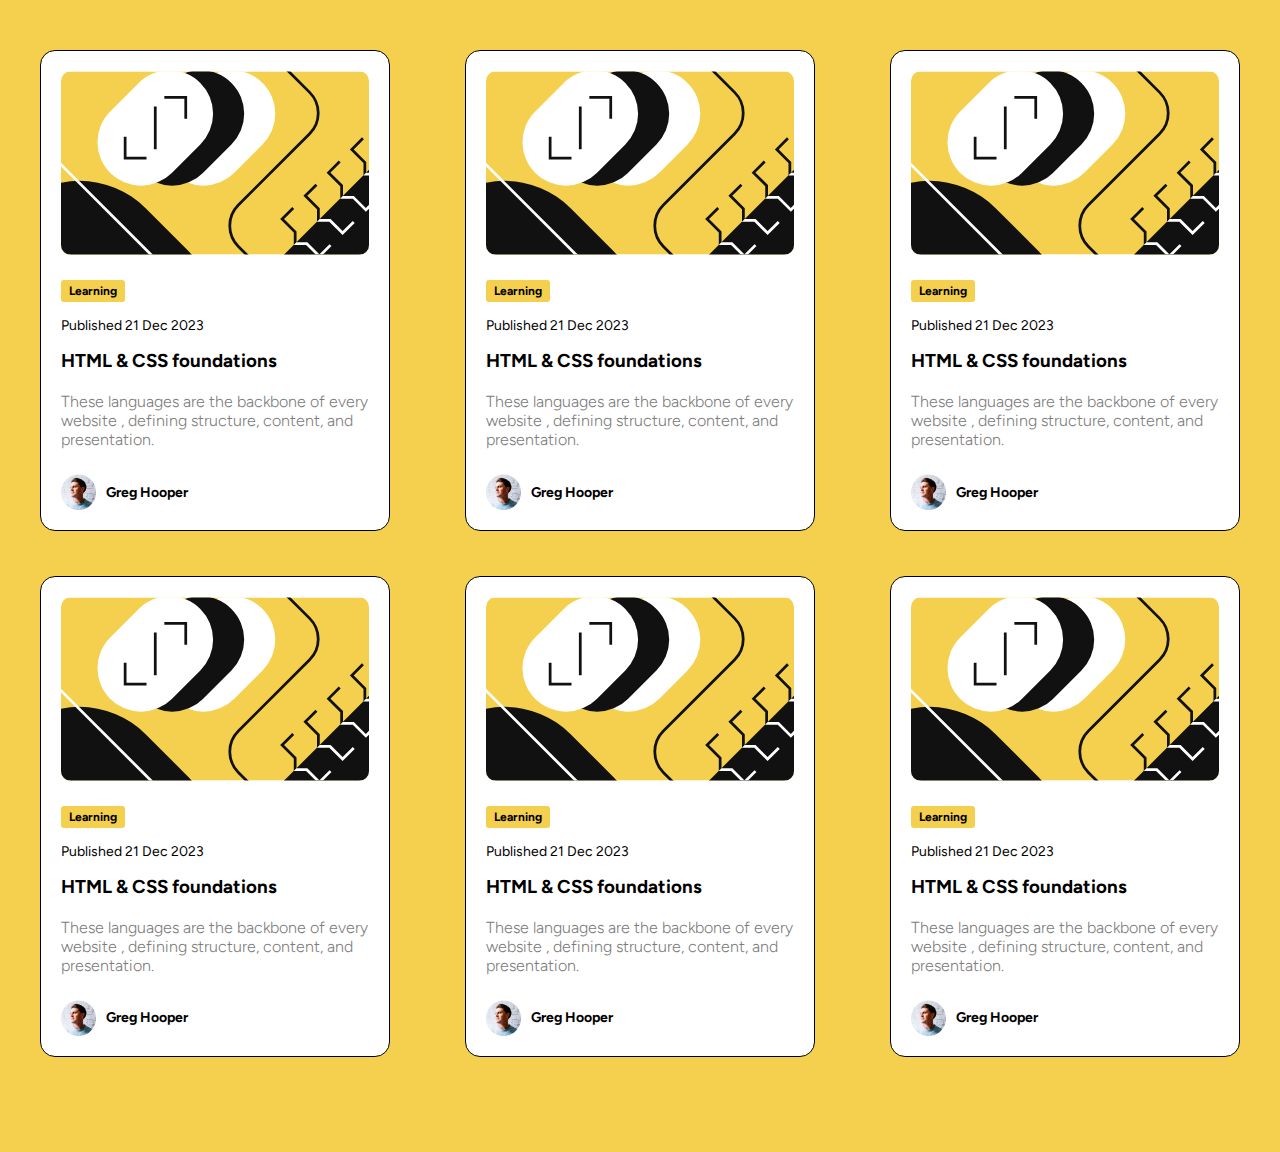
<file: blog-preview-card/index.html>
<!DOCTYPE html>
<html lang="en">
  <head>
    <meta charset="UTF-8" />
    <meta name="viewport" content="width=device-width, initial-scale=1.0" />
    <title>Blog preview card</title>

    <link rel="stylesheet" href="style.css" />

    <link rel="preconnect" href="https://fonts.googleapis.com" />
    <link rel="preconnect" href="https://fonts.gstatic.com" crossorigin />
    <link
      href="https://fonts.googleapis.com/css2?family=Figtree:wght@300;400;500;700&display=swap"
      rel="stylesheet"
    />
  </head>
  <body>
    <div class="container">
      <section class="publications">
        <article class="card card__mb">
          <img src="images/illustration.svg" class="card__image" />

          <ul class="card__list">
            <li class="card__list-item">Learning</li>
          </ul>

          <p class="card__date">Published 21 Dec 2023</p>

          <h3 class="card__heading">HTML & CSS foundations</h3>
          <p class="card__description">
            These languages are the backbone of every website , defining
            structure, content, and presentation.
          </p>

          <div class="card__author">
            <img
              src="images/avatar.webp"
              alt="Author of the publication"
              class="card__author-img"
            />
            <strong class="card__author-name">Greg Hooper</strong>
          </div>
        </article>

        <article class="card card__mb">
          <img src="images/illustration.svg" class="card__image" />

          <ul class="card__list">
            <li class="card__list-item">Learning</li>
          </ul>

          <p class="card__date">Published 21 Dec 2023</p>

          <h3 class="card__heading">HTML & CSS foundations</h3>
          <p class="card__description">
            These languages are the backbone of every website , defining
            structure, content, and presentation.
          </p>

          <div class="card__author">
            <img
              src="images/avatar.webp"
              alt="Author of the publication"
              class="card__author-img"
            />
            <strong class="card__author-name">Greg Hooper</strong>
          </div>
        </article>

        <article class="card card__mb">
          <img src="images/illustration.svg" class="card__image" />

          <ul class="card__list">
            <li class="card__list-item">Learning</li>
          </ul>

          <p class="card__date">Published 21 Dec 2023</p>

          <h3 class="card__heading">HTML & CSS foundations</h3>
          <p class="card__description">
            These languages are the backbone of every website , defining
            structure, content, and presentation.
          </p>

          <div class="card__author">
            <img
              src="images/avatar.webp"
              alt="Author of the publication"
              class="card__author-img"
            />
            <strong class="card__author-name">Greg Hooper</strong>
          </div>
        </article>

        <article class="card card__mb">
          <img src="images/illustration.svg" class="card__image" />

          <ul class="card__list">
            <li class="card__list-item">Learning</li>
          </ul>

          <p class="card__date">Published 21 Dec 2023</p>

          <h3 class="card__heading">HTML & CSS foundations</h3>
          <p class="card__description">
            These languages are the backbone of every website , defining
            structure, content, and presentation.
          </p>

          <div class="card__author">
            <img
              src="images/avatar.webp"
              alt="Author of the publication"
              class="card__author-img"
            />
            <strong class="card__author-name">Greg Hooper</strong>
          </div>
        </article>

        <article class="card card__mb">
          <img src="images/illustration.svg" class="card__image" />

          <ul class="card__list">
            <li class="card__list-item">Learning</li>
          </ul>

          <p class="card__date">Published 21 Dec 2023</p>

          <h3 class="card__heading">HTML & CSS foundations</h3>
          <p class="card__description">
            These languages are the backbone of every website , defining
            structure, content, and presentation.
          </p>

          <div class="card__author">
            <img
              src="images/avatar.webp"
              alt="Author of the publication"
              class="card__author-img"
            />
            <strong class="card__author-name">Greg Hooper</strong>
          </div>
        </article>

        <article class="card card__mb">
          <img src="images/illustration.svg" class="card__image" />

          <ul class="card__list">
            <li class="card__list-item">Learning</li>
          </ul>

          <p class="card__date">Published 21 Dec 2023</p>

          <h3 class="card__heading">HTML & CSS foundations</h3>
          <p class="card__description">
            These languages are the backbone of every website , defining
            structure, content, and presentation.
          </p>

          <div class="card__author">
            <img
              src="images/avatar.webp"
              alt="Author of the publication"
              class="card__author-img"
            />
            <strong class="card__author-name">Greg Hooper</strong>
          </div>
        </article>
      </section>
    </div>
  </body>
</html>
</file>
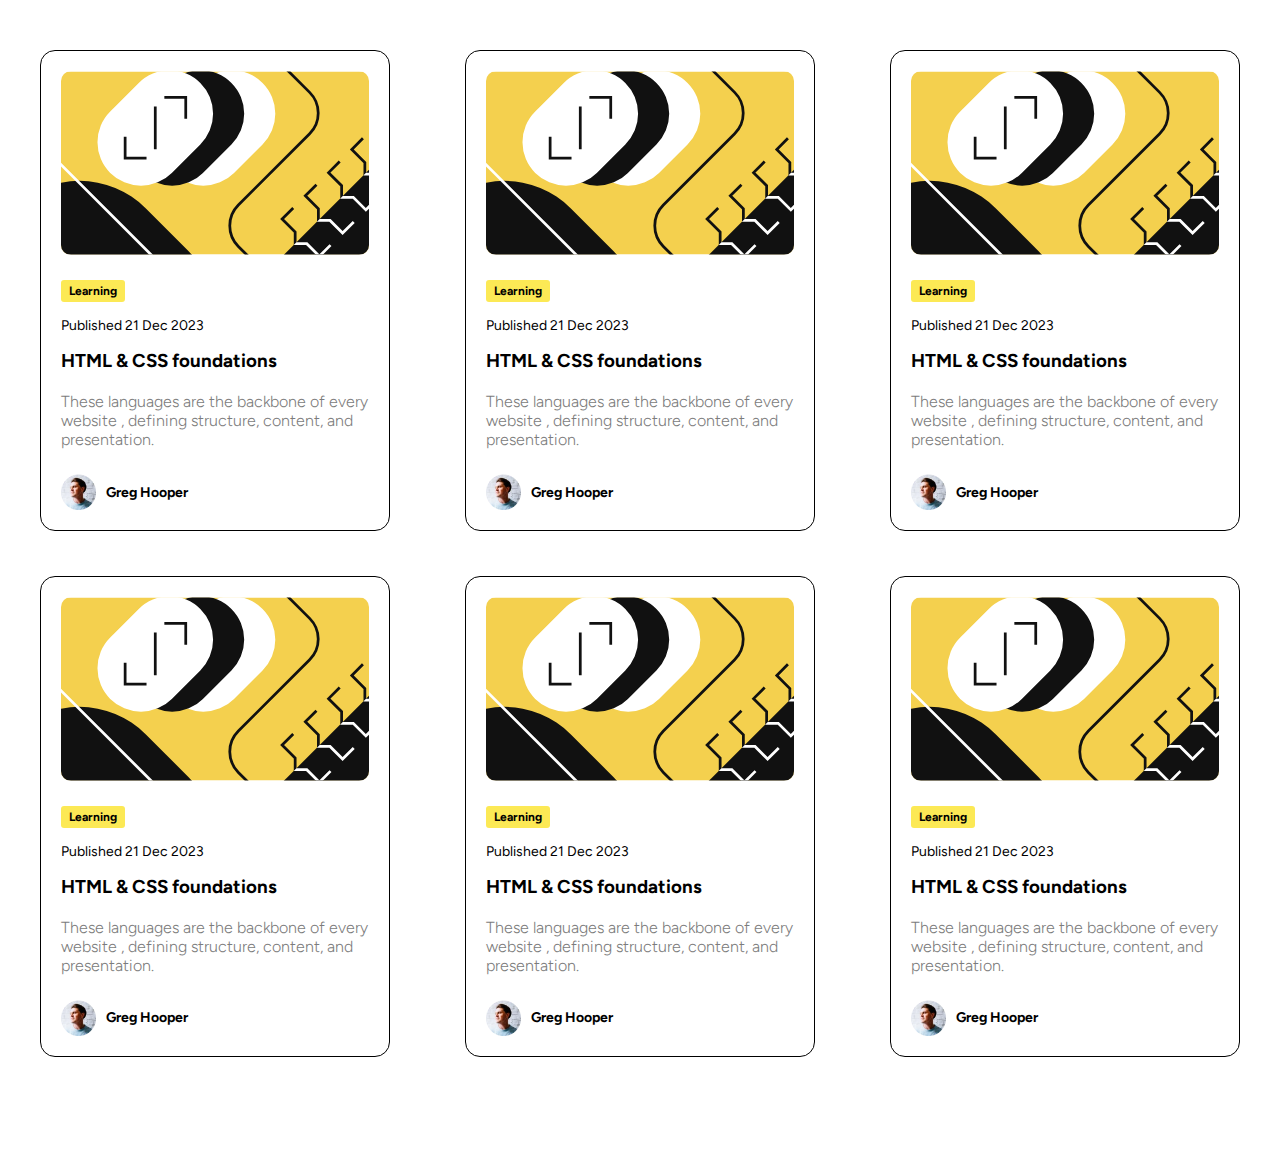
<file: project-1/index.html>
<!DOCTYPE html>
<html lang="en">
  <head>
    <meta charset="UTF-8" />
    <meta name="viewport" content="width=device-width, initial-scale=1.0" />
    <title>Project-1</title>

    <link rel="stylesheet" href="style.css" />

    <link rel="preconnect" href="https://fonts.googleapis.com" />
    <link rel="preconnect" href="https://fonts.gstatic.com" crossorigin />
    <link
      href="https://fonts.googleapis.com/css2?family=Figtree:wght@300;400;500;700&display=swap"
      rel="stylesheet"
    />
  </head>
  <body>
    <div class="container">
      <section class="publications">
        <article class="card card__mb">
          <img src="images/illustration.svg" class="card__image" />

          <ul class="card__list">
            <li class="card__list-item">Learning</li>
          </ul>

          <p class="card__date">Published 21 Dec 2023</p>

          <h3 class="card__heading">HTML & CSS foundations</h3>
          <p class="card__description">
            These languages are the backbone of every website , defining
            structure, content, and presentation.
          </p>

          <div class="card__author">
            <img
              src="images/avatar.webp"
              alt="Author of the publication"
              class="card__author-img"
            />
            <strong class="card__author-name">Greg Hooper</strong>
          </div>
        </article>

        <article class="card card__mb">
          <img src="images/illustration.svg" class="card__image" />

          <ul class="card__list">
            <li class="card__list-item">Learning</li>
          </ul>

          <p class="card__date">Published 21 Dec 2023</p>

          <h3 class="card__heading">HTML & CSS foundations</h3>
          <p class="card__description">
            These languages are the backbone of every website , defining
            structure, content, and presentation.
          </p>

          <div class="card__author">
            <img
              src="images/avatar.webp"
              alt="Author of the publication"
              class="card__author-img"
            />
            <strong class="card__author-name">Greg Hooper</strong>
          </div>
        </article>

        <article class="card card__mb">
          <img src="images/illustration.svg" class="card__image" />

          <ul class="card__list">
            <li class="card__list-item">Learning</li>
          </ul>

          <p class="card__date">Published 21 Dec 2023</p>

          <h3 class="card__heading">HTML & CSS foundations</h3>
          <p class="card__description">
            These languages are the backbone of every website , defining
            structure, content, and presentation.
          </p>

          <div class="card__author">
            <img
              src="images/avatar.webp"
              alt="Author of the publication"
              class="card__author-img"
            />
            <strong class="card__author-name">Greg Hooper</strong>
          </div>
        </article>

        <article class="card card__mb">
          <img src="images/illustration.svg" class="card__image" />

          <ul class="card__list">
            <li class="card__list-item">Learning</li>
          </ul>

          <p class="card__date">Published 21 Dec 2023</p>

          <h3 class="card__heading">HTML & CSS foundations</h3>
          <p class="card__description">
            These languages are the backbone of every website , defining
            structure, content, and presentation.
          </p>

          <div class="card__author">
            <img
              src="images/avatar.webp"
              alt="Author of the publication"
              class="card__author-img"
            />
            <strong class="card__author-name">Greg Hooper</strong>
          </div>
        </article>

        <article class="card card__mb">
          <img src="images/illustration.svg" class="card__image" />

          <ul class="card__list">
            <li class="card__list-item">Learning</li>
          </ul>

          <p class="card__date">Published 21 Dec 2023</p>

          <h3 class="card__heading">HTML & CSS foundations</h3>
          <p class="card__description">
            These languages are the backbone of every website , defining
            structure, content, and presentation.
          </p>

          <div class="card__author">
            <img
              src="images/avatar.webp"
              alt="Author of the publication"
              class="card__author-img"
            />
            <strong class="card__author-name">Greg Hooper</strong>
          </div>
        </article>

        <article class="card card__mb">
          <img src="images/illustration.svg" class="card__image" />

          <ul class="card__list">
            <li class="card__list-item">Learning</li>
          </ul>

          <p class="card__date">Published 21 Dec 2023</p>

          <h3 class="card__heading">HTML & CSS foundations</h3>
          <p class="card__description">
            These languages are the backbone of every website , defining
            structure, content, and presentation.
          </p>

          <div class="card__author">
            <img
              src="images/avatar.webp"
              alt="Author of the publication"
              class="card__author-img"
            />
            <strong class="card__author-name">Greg Hooper</strong>
          </div>
        </article>
      </section>
    </div>
  </body>
</html>
</file>
<file: blog-preview-card/style.css>
/* ------ */
/* PRESET */
/* ------ */

*,
*::before,
*::after {
  padding: 0;
  margin: 0;
  box-sizing: border-box;
}

body {
  font-family: "Figtree", sans-serif;
  background-color: #f5d04e;
}

.container {
  width: 1200px;
  margin: 50px auto;
}

/* -------- */
/* SECTIONS */
/* -------- */

.publications {
  display: flex;
  justify-content: space-between;
  flex-wrap: wrap;
}

/* CARD COMPONENT */

.card {
  display: flex;
  flex-direction: column;
  width: 350px;
  background-color: #fff;
  border: 1px solid #000;
  border-radius: 15px;
  padding: 20px;
  transition: 0.4s;
  cursor: pointer;
}

.card:hover {
  box-shadow: 5px 5px 0 #000;
}

.card__mb {
  margin-bottom: 45px;
}

.card__image {
  border-radius: 10px;
  margin-bottom: 25px;
}

.card__list {
  list-style: none;
  margin-bottom: 15px;
}

.card__list-item {
  display: inline-block;
  font-size: 12px;
  font-weight: 700;
  background-color: #f5d04e;
  padding: 4px 8px;
  border-radius: 3px;
}

.card__date {
  font-size: 14px;
  margin-bottom: 15px;
}

.card__heading {
  font-weight: 700;
  margin-bottom: 20px;
}

.card__description {
  font-weight: 300;
  color: #7c7c7c;
  margin-bottom: 25px;
}

.card__author {
  display: flex;
  align-items: center;
}

.card__author-img {
  width: 35px;
  height: auto;
  margin-right: 10px;
}

.card__author-name {
  font-size: 14px;
}
</file>
<file: project-1/style.css>
/* ------ */
/* PRESET */
/* ------ */

*,
*::before,
*::after {
  padding: 0;
  margin: 0;
  box-sizing: border-box;
}

body {
  font-family: "Figtree", sans-serif;
}

.container {
  width: 1200px;
  margin: 50px auto;
}

/* -------- */
/* SECTIONS */
/* -------- */

.publications {
  display: flex;
  justify-content: space-between;
  flex-wrap: wrap;
}

/* CARD COMPONENT */

.card {
  display: flex;
  flex-direction: column;
  width: 350px;
  background-color: #fff;
  border: 1px solid #000;
  border-radius: 15px;
  padding: 20px;
  transition: 0.4s;
  cursor: pointer;
}

.card:hover {
  box-shadow: 5px 5px 0 #000;
}

.card__mb {
  margin-bottom: 45px;
}

.card__image {
  border-radius: 10px;
  margin-bottom: 25px;
}

.card__list {
  list-style: none;
  margin-bottom: 15px;
}

.card__list-item {
  display: inline-block;
  font-size: 12px;
  font-weight: 700;
  background-color: #fce955;
  padding: 4px 8px;
  border-radius: 3px;
}

.card__date {
  font-size: 14px;
  margin-bottom: 15px;
}

.card__heading {
  font-weight: 700;
  margin-bottom: 20px;
}

.card__description {
  font-weight: 300;
  color: #7c7c7c;
  margin-bottom: 25px;
}

.card__author {
  display: flex;
  align-items: center;
}

.card__author-img {
  width: 35px;
  height: auto;
  margin-right: 10px;
}

.card__author-name {
  font-size: 14px;
}
</file>
